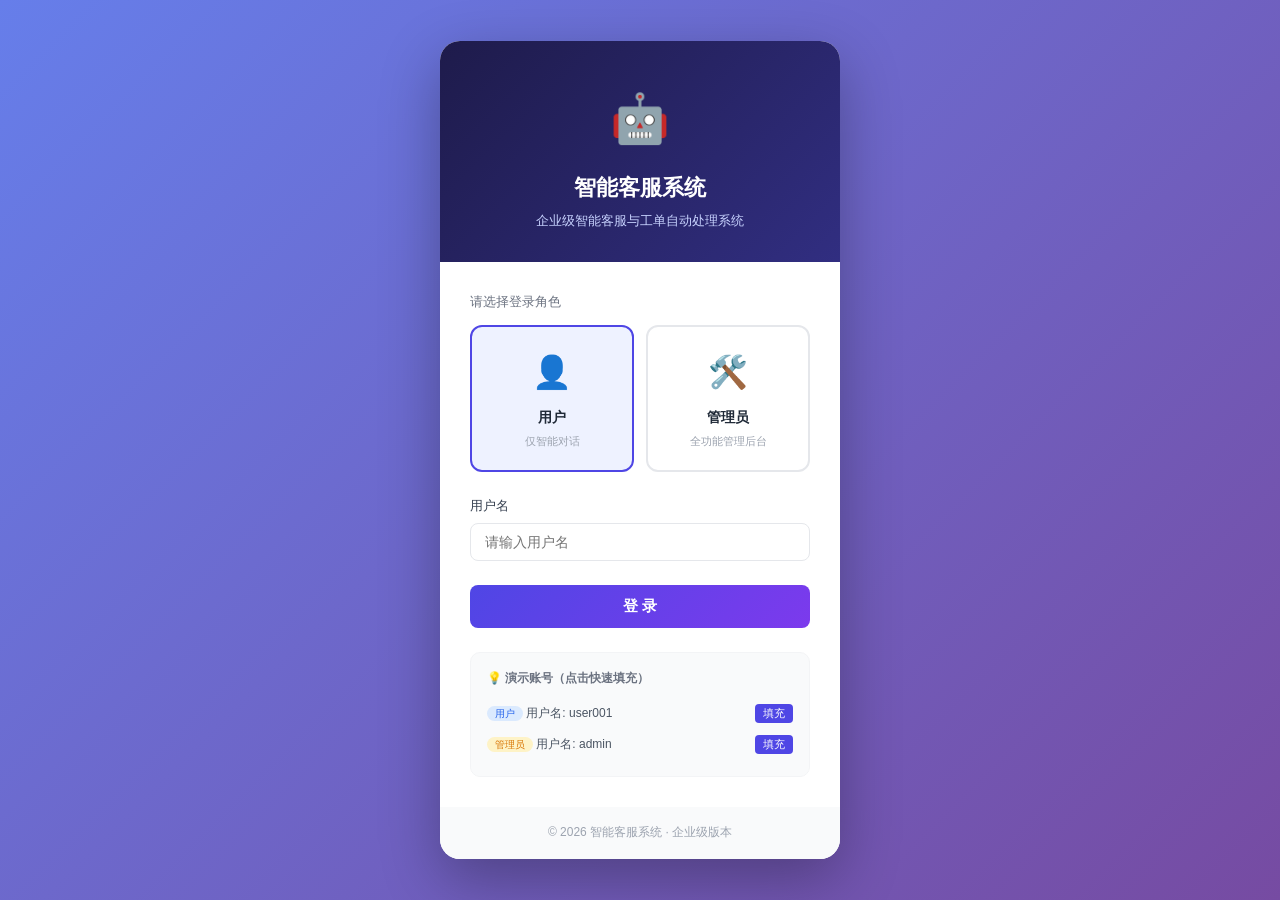
<file: static/login.html>
<!DOCTYPE html>
<html lang="zh-CN">
<head>
<meta charset="UTF-8">
<meta name="viewport" content="width=device-width, initial-scale=1.0">
<title>智能客服系统 - 登录</title>
<link rel="stylesheet" href="/static/css/style.css">
<style>
  * { box-sizing: border-box; margin: 0; padding: 0; }
  body {
    min-height: 100vh;
    background: linear-gradient(135deg, #667eea 0%, #764ba2 100%);
    display: flex;
    align-items: center;
    justify-content: center;
    font-family: -apple-system, BlinkMacSystemFont, 'Segoe UI', 'PingFang SC', 'Microsoft YaHei', sans-serif;
  }

  .login-container {
    width: 400px;
    max-width: 90%;
    background: white;
    border-radius: 20px;
    box-shadow: 0 20px 60px rgba(0,0,0,0.3);
    overflow: hidden;
  }

  .login-header {
    padding: 40px 30px 30px;
    text-align: center;
    background: linear-gradient(135deg, #1e1b4b 0%, #312e81 100%);
    color: white;
  }
  .login-header .logo-icon { font-size: 48px; margin-bottom: 12px; }
  .login-header h1 { font-size: 22px; font-weight: 600; margin-bottom: 6px; }
  .login-header p { font-size: 13px; color: #c7d2fe; }

  .login-body { padding: 30px; }

  .role-section { margin-bottom: 24px; }
  .role-section-title {
    font-size: 13px;
    color: #6b7280;
    margin-bottom: 12px;
    font-weight: 500;
  }

  .role-cards { display: flex; gap: 12px; }
  .role-card {
    flex: 1;
    padding: 20px 16px;
    border: 2px solid #e5e7eb;
    border-radius: 12px;
    cursor: pointer;
    transition: all 0.2s;
    text-align: center;
  }
  .role-card:hover { border-color: #4f46e5; background: #f0f2ff; }
  .role-card.selected { border-color: #4f46e5; background: #eef2ff; }
  .role-card .role-icon { font-size: 32px; margin-bottom: 8px; }
  .role-card .role-name { font-size: 14px; font-weight: 600; color: #1f2937; margin-bottom: 4px; }
  .role-card .role-desc { font-size: 11px; color: #9ca3af; }

  .form-group { margin-bottom: 16px; }
  .form-group label {
    display: block;
    font-size: 13px;
    color: #374151;
    margin-bottom: 6px;
    font-weight: 500;
  }
  .form-group input {
    width: 100%;
    padding: 10px 14px;
    border: 1px solid #e5e7eb;
    border-radius: 8px;
    font-size: 14px;
    outline: none;
    transition: border-color 0.2s;
  }
  .form-group input:focus { border-color: #4f46e5; box-shadow: 0 0 0 3px rgba(79,70,229,0.1); }

  .admin-fields { display: none; }
  .admin-fields.show { display: block; }

  .login-btn {
    width: 100%;
    padding: 12px;
    background: linear-gradient(135deg, #4f46e5 0%, #7c3aed 100%);
    color: white;
    border: none;
    border-radius: 8px;
    font-size: 15px;
    font-weight: 600;
    cursor: pointer;
    transition: all 0.2s;
    margin-top: 8px;
  }
  .login-btn:hover { transform: translateY(-1px); box-shadow: 0 4px 12px rgba(79,70,229,0.4); }
  .login-btn:disabled { opacity: 0.6; cursor: not-allowed; transform: none; }

  .demo-accounts {
    margin-top: 24px;
    padding: 16px;
    background: #f9fafb;
    border-radius: 10px;
    border: 1px solid #f3f4f6;
  }
  .demo-title { font-size: 12px; font-weight: 600; color: #6b7280; margin-bottom: 10px; }
  .demo-item {
    display: flex;
    justify-content: space-between;
    align-items: center;
    padding: 6px 0;
    font-size: 12px;
    color: #4b5563;
  }
  .demo-item .role-tag {
    padding: 2px 8px;
    border-radius: 10px;
    font-size: 10px;
    font-weight: 500;
  }
  .role-tag.admin { background: #fef3c7; color: #d97706; }
  .role-tag.user { background: #dbeafe; color: #2563eb; }
  .demo-fill-btn {
    padding: 2px 8px;
    background: #4f46e5;
    color: white;
    border: none;
    border-radius: 4px;
    font-size: 11px;
    cursor: pointer;
  }
  .demo-fill-btn:hover { background: #3730a3; }

  .login-footer {
    padding: 16px 30px;
    background: #f9fafb;
    text-align: center;
    font-size: 12px;
    color: #9ca3af;
  }

  .error-msg {
    padding: 10px;
    background: #fef2f2;
    color: #dc2626;
    border-radius: 8px;
    font-size: 13px;
    margin-bottom: 12px;
    display: none;
  }
  .error-msg.show { display: block; }
</style>
</head>
<body>
<div class="login-container">
  <div class="login-header">
    <div class="logo-icon">🤖</div>
    <h1>智能客服系统</h1>
    <p>企业级智能客服与工单自动处理系统</p>
  </div>

  <div class="login-body">
    <div class="error-msg" id="errorMsg"></div>

    <div class="role-section">
      <div class="role-section-title">请选择登录角色</div>
      <div class="role-cards">
        <div class="role-card selected" data-role="user">
          <div class="role-icon">👤</div>
          <div class="role-name">用户</div>
          <div class="role-desc">仅智能对话</div>
        </div>
        <div class="role-card" data-role="admin">
          <div class="role-icon">🛠️</div>
          <div class="role-name">管理员</div>
          <div class="role-desc">全功能管理后台</div>
        </div>
      </div>
    </div>

    <div class="form-group">
      <label>用户名</label>
      <input type="text" id="username" placeholder="请输入用户名">
    </div>

    <div class="form-group admin-fields" id="adminFields">
      <label>密码</label>
      <input type="password" id="password" placeholder="请输入管理员密码">
    </div>

    <button class="login-btn" id="loginBtn">登 录</button>

    <div class="demo-accounts">
      <div class="demo-title">💡 演示账号（点击快速填充）</div>
      <div class="demo-item">
        <span><span class="role-tag user">用户</span> 用户名: user001</span>
        <button class="demo-fill-btn" data-role="user" data-user="user001">填充</button>
      </div>
      <div class="demo-item">
        <span><span class="role-tag admin">管理员</span> 用户名: admin</span>
        <button class="demo-fill-btn" data-role="admin" data-user="admin" data-pwd="admin123">填充</button>
      </div>
    </div>
  </div>

  <div class="login-footer">
    © 2026 智能客服系统 · 企业级版本
  </div>
</div>

<script>
let selectedRole = 'user';

document.querySelectorAll('.role-card').forEach(card => {
  card.addEventListener('click', () => {
    document.querySelectorAll('.role-card').forEach(c => c.classList.remove('selected'));
    card.classList.add('selected');
    selectedRole = card.dataset.role;

    const adminFields = document.getElementById('adminFields');
    if (selectedRole === 'admin') {
      adminFields.classList.add('show');
    } else {
      adminFields.classList.remove('show');
    }
  });
});

document.querySelectorAll('.demo-fill-btn').forEach(btn => {
  btn.addEventListener('click', () => {
    const role = btn.dataset.role;
    document.querySelector(`.role-card[data-role="${role}"]`).click();
    document.getElementById('username').value = btn.dataset.user;
    if (role === 'admin' && btn.dataset.pwd) {
      document.getElementById('password').value = btn.dataset.pwd;
    }
  });
});

document.getElementById('loginBtn').addEventListener('click', async () => {
  const username = document.getElementById('username').value.trim();
  const password = document.getElementById('password').value.trim();
  const errorMsg = document.getElementById('errorMsg');
  const btn = document.getElementById('loginBtn');

  errorMsg.classList.remove('show');

  if (!username) {
    errorMsg.textContent = '请输入用户名';
    errorMsg.classList.add('show');
    return;
  }

  if (selectedRole === 'admin' && !password) {
    errorMsg.textContent = '请输入管理员密码';
    errorMsg.classList.add('show');
    return;
  }

  if (selectedRole === 'admin' && password !== 'admin123') {
    errorMsg.textContent = '管理员密码错误（演示密码: admin123）';
    errorMsg.classList.add('show');
    return;
  }

  btn.disabled = true;
  btn.textContent = '登录中...';

  try {
    const resp = await fetch(`/api/v1/users/login?username=${encodeURIComponent(username)}&role=${selectedRole}`, {
      method: 'POST',
    });
    const result = await resp.json();

    if (result.code === 0) {
      localStorage.setItem('cs_user_role', selectedRole);
      localStorage.setItem('cs_user_name', username);
      localStorage.setItem('cs_user_id', String(result.data.id));
      localStorage.setItem('cs_user_nickname', result.data.nickname || username);

      const target = selectedRole === 'admin' ? '/admin.html' : '/user.html';
      window.location.href = target;
    } else {
      errorMsg.textContent = result.message || '登录失败';
      errorMsg.classList.add('show');
      btn.disabled = false;
      btn.textContent = '登 录';
    }
  } catch (e) {
    errorMsg.textContent = '网络错误，请重试';
    errorMsg.classList.add('show');
    btn.disabled = false;
    btn.textContent = '登 录';
  }
});

// 回车键登录
document.querySelectorAll('input').forEach(input => {
  input.addEventListener('keydown', (e) => {
    if (e.key === 'Enter') document.getElementById('loginBtn').click();
  });
});
</script>
</body>
</html>
</file>
<file: static/css/style.css>
:root {
  --primary: #4f46e5;
  --primary-light: #818cf8;
  --primary-dark: #3730a3;
  --bg: #f5f7fb;
  --bg-card: #ffffff;
  --bg-hover: #f0f2f8;
  --text: #1f2937;
  --text-secondary: #6b7280;
  --text-muted: #9ca3af;
  --border: #e5e7eb;
  --border-light: #f3f4f6;
  --success: #10b981;
  --warning: #f59e0b;
  --danger: #ef4444;
  --info: #3b82f6;
  --shadow-sm: 0 1px 2px rgba(0,0,0,0.05);
  --shadow: 0 1px 3px rgba(0,0,0,0.1), 0 1px 2px rgba(0,0,0,0.06);
  --shadow-md: 0 4px 6px rgba(0,0,0,0.07), 0 2px 4px rgba(0,0,0,0.06);
  --radius: 8px;
  --radius-lg: 12px;
  --radius-xl: 16px;
}

* {
  margin: 0;
  padding: 0;
  box-sizing: border-box;
}

body {
  font-family: -apple-system, BlinkMacSystemFont, 'Segoe UI', 'PingFang SC', 'Hiragino Sans GB', 'Microsoft YaHei', sans-serif;
  background: var(--bg);
  color: var(--text);
  font-size: 14px;
  line-height: 1.6;
  overflow: hidden;
  height: 100vh;
}

#app {
  display: flex;
  height: 100vh;
}

/* ===== 侧边栏 ===== */
.sidebar {
  width: 240px;
  background: linear-gradient(180deg, #1e1b4b 0%, #312e81 100%);
  color: #c7d2fe;
  display: flex;
  flex-direction: column;
  flex-shrink: 0;
}

.sidebar-header {
  padding: 20px 16px;
  border-bottom: 1px solid rgba(255,255,255,0.1);
}

.admin-badge {
  display: inline-block;
  margin-top: 10px;
  padding: 4px 10px;
  background: linear-gradient(135deg, #f59e0b, #d97706);
  color: white;
  border-radius: 10px;
  font-size: 11px;
  font-weight: 600;
  text-align: center;
}

.logo {
  display: flex;
  align-items: center;
  gap: 10px;
}

.logo-icon {
  font-size: 28px;
}

.logo-text {
  font-size: 16px;
  font-weight: 600;
  color: #fff;
}

.nav {
  flex: 1;
  padding: 16px 12px;
  display: flex;
  flex-direction: column;
  gap: 4px;
}

.nav-item {
  display: flex;
  align-items: center;
  gap: 12px;
  padding: 12px 14px;
  background: none;
  border: none;
  border-radius: var(--radius);
  color: #c7d2fe;
  font-size: 14px;
  cursor: pointer;
  transition: all 0.2s;
  text-align: left;
  width: 100%;
}

.nav-item:hover {
  background: rgba(255,255,255,0.1);
  color: #fff;
}

.nav-item.active {
  background: rgba(255,255,255,0.15);
  color: #fff;
  font-weight: 500;
}

.nav-icon {
  font-size: 18px;
  width: 24px;
  text-align: center;
}

.sidebar-footer {
  padding: 16px;
  border-top: 1px solid rgba(255,255,255,0.1);
}

.user-info {
  display: flex;
  align-items: center;
  gap: 10px;
  padding: 10px;
  background: rgba(255,255,255,0.08);
  border-radius: var(--radius);
}

.avatar {
  width: 36px;
  height: 36px;
  border-radius: 50%;
  background: linear-gradient(135deg, var(--primary-light), var(--primary));
  color: #fff;
  display: flex;
  align-items: center;
  justify-content: center;
  font-weight: 600;
  flex-shrink: 0;
}

.user-detail {
  flex: 1;
  min-width: 0;
}

.username {
  font-size: 13px;
  font-weight: 500;
  color: #fff;
  white-space: nowrap;
  overflow: hidden;
  text-overflow: ellipsis;
}

.user-level {
  font-size: 11px;
  color: #a5b4fc;
}

.user-edit-btn {
  background: none;
  border: none;
  color: #a5b4fc;
  cursor: pointer;
  padding: 4px;
  border-radius: 4px;
  transition: all 0.2s;
}

.user-edit-btn:hover {
  background: rgba(255,255,255,0.15);
  color: #fff;
}

.logout-admin-btn {
  width: 100%;
  margin-top: 12px;
  padding: 8px 12px;
  background: rgba(239, 68, 68, 0.2);
  border: 1px solid rgba(239, 68, 68, 0.3);
  border-radius: var(--radius);
  color: #fca5a5;
  cursor: pointer;
  font-size: 12px;
  transition: all 0.2s;
}

.logout-admin-btn:hover {
  background: rgba(239, 68, 68, 0.3);
  color: #fff;
}

/* ===== 主内容 ===== */
.main {
  flex: 1;
  display: flex;
  flex-direction: column;
  overflow: hidden;
  background: var(--bg);
}

.page {
  display: none;
  flex: 1;
  flex-direction: column;
  overflow: hidden;
}

.page.active {
  display: flex;
}

/* ===== 对话页面 ===== */
.chat-layout {
  display: flex;
  flex: 1;
  overflow: hidden;
}

/* 会话列表 */
.session-list {
  width: 240px;
  background: var(--bg-card);
  border-right: 1px solid var(--border);
  display: flex;
  flex-direction: column;
  flex-shrink: 0;
}

.session-list-header {
  padding: 16px;
  display: flex;
  justify-content: space-between;
  align-items: center;
  border-bottom: 1px solid var(--border-light);
  font-weight: 600;
}

.new-session-btn {
  width: 32px;
  height: 32px;
  background: var(--primary);
  color: #fff;
  border: none;
  border-radius: var(--radius);
  cursor: pointer;
  font-size: 18px;
  display: flex;
  align-items: center;
  justify-content: center;
  transition: all 0.2s;
}

.new-session-btn:hover {
  background: var(--primary-dark);
}

.session-items {
  flex: 1;
  overflow-y: auto;
  padding: 8px;
}

.session-item {
  padding: 12px;
  border-radius: var(--radius);
  cursor: pointer;
  margin-bottom: 4px;
  transition: all 0.15s;
  display: flex;
  align-items: center;
  justify-content: space-between;
  gap: 8px;
}

.session-item:hover {
  background: var(--bg-hover);
}

.session-item.active {
  background: linear-gradient(135deg, #eef2ff, #e0e7ff);
}

.session-info {
  flex: 1;
  min-width: 0;
}

.session-title {
  font-size: 13px;
  font-weight: 500;
  white-space: nowrap;
  overflow: hidden;
  text-overflow: ellipsis;
}

.session-time {
  font-size: 11px;
  color: var(--text-muted);
  margin-top: 2px;
}

.session-delete-btn {
  opacity: 0.5;
  width: 24px;
  height: 24px;
  border: none;
  background: transparent;
  color: var(--text-muted);
  cursor: pointer;
  border-radius: 4px;
  font-size: 12px;
  display: flex;
  align-items: center;
  justify-content: center;
  transition: all 0.15s;
  flex-shrink: 0;
}

.session-item:hover .session-delete-btn {
  opacity: 1;
}

.session-delete-btn:hover {
  background: #fee2e2;
  color: #ef4444;
}

/* 对话区域 */
.chat-area {
  flex: 1;
  display: flex;
  flex-direction: column;
  overflow: hidden;
  background: var(--bg);
}

.chat-header {
  padding: 14px 20px;
  background: var(--bg-card);
  border-bottom: 1px solid var(--border);
  display: flex;
  justify-content: space-between;
  align-items: center;
}

.chat-title {
  font-weight: 600;
  font-size: 15px;
}

.chat-status {
  display: flex;
  align-items: center;
  gap: 6px;
  font-size: 12px;
  color: var(--text-secondary);
}

.status-dot {
  width: 8px;
  height: 8px;
  border-radius: 50%;
  background: var(--warning);
  transition: background 0.3s;
}

.status-dot.connected {
  background: var(--success);
  box-shadow: 0 0 0 3px rgba(16,185,129,0.2);
}

.status-dot.disconnected {
  background: var(--danger);
}

.chat-messages {
  flex: 1;
  overflow-y: auto;
  padding: 20px;
  display: flex;
  flex-direction: column;
  gap: 16px;
}

.message {
  display: flex;
  gap: 10px;
  max-width: 85%;
  animation: fadeIn 0.3s ease;
}

@keyframes fadeIn {
  from { opacity: 0; transform: translateY(8px); }
  to { opacity: 1; transform: translateY(0); }
}

.message.user {
  align-self: flex-end;
  flex-direction: row-reverse;
}

.message.bot {
  align-self: flex-start;
}

.message.system {
  align-self: center;
  max-width: 100%;
  width: 100%;
}

.message-avatar {
  width: 36px;
  height: 36px;
  border-radius: 50%;
  display: flex;
  align-items: center;
  justify-content: center;
  font-size: 18px;
  flex-shrink: 0;
}

.message.user .message-avatar {
  background: linear-gradient(135deg, #6366f1, #4f46e5);
  color: #fff;
}

.message.bot .message-avatar {
  background: linear-gradient(135deg, #a78bfa, #8b5cf6);
  color: #fff;
}

.message-content {
  padding: 12px 16px;
  border-radius: var(--radius-lg);
  line-height: 1.6;
  word-break: break-word;
}

.message.user .message-content {
  background: linear-gradient(135deg, #4f46e5, #6366f1);
  color: #fff;
  border-bottom-right-radius: 4px;
}

.message.bot .message-content {
  background: var(--bg-card);
  border: 1px solid var(--border);
  border-bottom-left-radius: 4px;
}

.message.system .message-content {
  background: transparent;
  border: none;
  max-width: 600px;
  margin: 0 auto;
  text-align: center;
}

.message-content p {
  margin: 0 0 8px;
}

.message-content p:last-child {
  margin-bottom: 0;
}

.quick-actions-bar {
  display: flex;
  gap: 8px;
  padding: 10px 20px;
  background: var(--bg-card);
  border-top: 1px solid var(--border);
  border-bottom: 1px solid var(--border);
  overflow-x: auto;
  white-space: nowrap;
  flex-shrink: 0;
}

.quick-actions-bar .quick-action {
  flex-shrink: 0;
  padding: 6px 12px;
  background: var(--bg);
  border: 1px solid var(--border);
  border-radius: 20px;
  font-size: 12px;
  cursor: pointer;
  transition: all 0.2s;
  color: var(--text);
}

.quick-actions-bar .quick-action:hover {
  background: linear-gradient(135deg, #eef2ff, #e0e7ff);
  border-color: #4f46e5;
  color: #4f46e5;
}

.quick-action:hover {
  background: var(--primary);
  color: #fff;
  border-color: var(--primary);
  transform: translateY(-1px);
  box-shadow: var(--shadow-md);
}

.typing-indicator {
  display: inline-flex;
  gap: 4px;
  padding: 4px 0;
}

.typing-indicator span {
  width: 6px;
  height: 6px;
  border-radius: 50%;
  background: var(--text-muted);
  animation: typing 1.4s infinite;
}

.typing-indicator span:nth-child(2) { animation-delay: 0.2s; }
.typing-indicator span:nth-child(3) { animation-delay: 0.4s; }

@keyframes typing {
  0%, 60%, 100% { transform: translateY(0); opacity: 0.4; }
  30% { transform: translateY(-8px); opacity: 1; }
}

.message-meta {
  font-size: 11px;
  color: var(--text-muted);
  margin-top: 6px;
  display: flex;
  gap: 10px;
  align-items: center;
}

.message-actions {
  display: flex;
  gap: 4px;
  margin-top: 6px;
}

.msg-action-btn {
  background: none;
  border: none;
  color: var(--text-muted);
  cursor: pointer;
  padding: 4px 6px;
  border-radius: 4px;
  font-size: 13px;
  transition: all 0.15s;
}

.msg-action-btn:hover {
  background: var(--bg-hover);
  color: var(--text);
}

.msg-action-btn.active {
  color: var(--primary);
}

/* 输入区域 */
.chat-input-area {
  background: var(--bg-card);
  border-top: 1px solid var(--border);
  padding: 12px 20px 16px;
}

.input-tools {
  display: flex;
  align-items: center;
  gap: 6px;
  margin-bottom: 8px;
  flex-wrap: wrap;
}

.tool-hint {
  font-size: 12px;
  color: var(--text-muted);
}

.tool-tag {
  font-size: 11px;
  padding: 2px 8px;
  background: #eef2ff;
  color: var(--primary);
  border-radius: 10px;
  border: none;
  cursor: pointer;
  transition: all 0.15s;
}

.tool-tag:hover {
  background: var(--primary);
  color: white;
  transform: translateY(-1px);
}

.input-wrapper {
  display: flex;
  align-items: flex-end;
  gap: 10px;
  background: var(--bg);
  border: 1px solid var(--border);
  border-radius: var(--radius-lg);
  padding: 8px 12px;
  transition: all 0.2s;
}

.input-wrapper:focus-within {
  border-color: var(--primary);
  box-shadow: 0 0 0 3px rgba(79,70,229,0.1);
}

#chatInput {
  flex: 1;
  border: none;
  background: transparent;
  resize: none;
  outline: none;
  font-family: inherit;
  font-size: 14px;
  line-height: 1.5;
  padding: 4px 0;
  max-height: 120px;
  color: var(--text);
}

#chatInput::placeholder {
  color: var(--text-muted);
}

.input-actions {
  display: flex;
  gap: 6px;
}

.action-btn {
  width: 36px;
  height: 36px;
  border: none;
  border-radius: 50%;
  cursor: pointer;
  display: flex;
  align-items: center;
  justify-content: center;
  transition: all 0.2s;
  font-size: 16px;
}

.action-btn.send {
  background: var(--primary);
  color: #fff;
}

.action-btn.send:hover {
  background: var(--primary-dark);
  transform: scale(1.05);
}

.action-btn.send:disabled {
  background: var(--text-muted);
  cursor: not-allowed;
  transform: none;
}

/* 信息面板 */
.info-panel {
  width: 280px;
  background: var(--bg-card);
  border-left: 1px solid var(--border);
  display: flex;
  flex-direction: column;
  overflow-y: auto;
  flex-shrink: 0;
}

.panel-section {
  padding: 16px;
  border-bottom: 1px solid var(--border-light);
}

.panel-title {
  font-size: 13px;
  font-weight: 600;
  color: var(--text);
  margin-bottom: 12px;
}

.info-cards {
  display: grid;
  grid-template-columns: 1fr 1fr;
  gap: 8px;
}

.info-card {
  padding: 10px;
  background: var(--bg);
  border-radius: var(--radius);
}

.info-label {
  font-size: 11px;
  color: var(--text-muted);
  margin-bottom: 4px;
}

.info-value {
  font-size: 13px;
  font-weight: 600;
  color: var(--text);
  word-break: break-all;
}

.tool-list {
  display: flex;
  flex-direction: column;
  gap: 6px;
}

.tool-item {
  padding: 8px 10px;
  background: var(--bg);
  border-radius: var(--radius);
  font-size: 12px;
}

.tool-name {
  font-weight: 500;
  color: var(--primary);
}

.tool-desc {
  color: var(--text-secondary);
  font-size: 11px;
  margin-top: 2px;
}

.action-list {
  display: flex;
  flex-direction: column;
  gap: 6px;
}

.action-item {
  display: flex;
  align-items: center;
  gap: 10px;
  padding: 10px 12px;
  background: var(--bg);
  border: none;
  border-radius: var(--radius);
  cursor: pointer;
  font-size: 13px;
  color: var(--text);
  transition: all 0.15s;
}

.action-item:hover {
  background: #eef2ff;
  color: var(--primary);
}

.action-icon {
  font-size: 16px;
}

/* ===== 工单页面 ===== */
.page-header {
  padding: 20px 24px;
  background: var(--bg-card);
  border-bottom: 1px solid var(--border);
  display: flex;
  justify-content: space-between;
  align-items: center;
}

.page-header h2 {
  font-size: 18px;
  font-weight: 600;
}

.page-actions {
  display: flex;
  gap: 10px;
}

.btn-primary {
  padding: 8px 16px;
  background: var(--primary);
  color: #fff;
  border: none;
  border-radius: var(--radius);
  font-size: 13px;
  font-weight: 500;
  cursor: pointer;
  display: inline-flex;
  align-items: center;
  gap: 6px;
  transition: all 0.2s;
}

.btn-primary:hover {
  background: var(--primary-dark);
}

.btn-secondary {
  padding: 8px 16px;
  background: var(--bg-card);
  color: var(--text);
  border: 1px solid var(--border);
  border-radius: var(--radius);
  font-size: 13px;
  cursor: pointer;
  transition: all 0.2s;
}

.btn-secondary:hover {
  background: var(--bg-hover);
}

.btn-danger {
  padding: 4px 10px;
  background: #fef2f2;
  color: var(--danger);
  border: 1px solid #fecaca;
  border-radius: var(--radius);
  font-size: 12px;
  cursor: pointer;
  transition: all 0.2s;
}

.btn-danger:hover {
  background: var(--danger);
  color: #fff;
}

.tickets-layout {
  flex: 1;
  padding: 20px 24px;
  overflow-y: auto;
}

.tickets-filters {
  display: flex;
  gap: 16px;
  align-items: center;
  margin-bottom: 16px;
  flex-wrap: wrap;
}

.filter-group {
  display: flex;
  align-items: center;
  gap: 6px;
}

.filter-label {
  font-size: 13px;
  color: var(--text-secondary);
}

.filter-group select {
  padding: 6px 10px;
  border: 1px solid var(--border);
  border-radius: var(--radius);
  background: var(--bg-card);
  font-size: 13px;
  cursor: pointer;
  outline: none;
}

.filter-group select:focus {
  border-color: var(--primary);
}

.tickets-stats {
  display: grid;
  grid-template-columns: repeat(4, 1fr);
  gap: 12px;
  margin-bottom: 16px;
}

.ticket-stat-card {
  padding: 16px;
  background: var(--bg-card);
  border-radius: var(--radius-lg);
  border: 1px solid var(--border-light);
}

.ticket-stat-num {
  font-size: 28px;
  font-weight: 700;
}

.ticket-stat-label {
  font-size: 12px;
  color: var(--text-muted);
  margin-top: 4px;
}

.tickets-table-wrapper {
  background: var(--bg-card);
  border-radius: var(--radius-lg);
  border: 1px solid var(--border-light);
  overflow: hidden;
}

.tickets-table {
  width: 100%;
  border-collapse: collapse;
}

.tickets-table th {
  padding: 12px 14px;
  text-align: left;
  font-size: 12px;
  font-weight: 600;
  color: var(--text-secondary);
  background: var(--bg);
  border-bottom: 1px solid var(--border-light);
  text-transform: uppercase;
  letter-spacing: 0.5px;
}

.tickets-table td {
  padding: 12px 14px;
  border-bottom: 1px solid var(--border-light);
  font-size: 13px;
}

.tickets-table tr:last-child td {
  border-bottom: none;
}

.tickets-table tr:hover {
  background: var(--bg-hover);
}

.tickets-table .empty {
  text-align: center;
  padding: 40px;
  color: var(--text-muted);
}

.badge {
  display: inline-block;
  padding: 3px 8px;
  border-radius: 10px;
  font-size: 11px;
  font-weight: 500;
}

.badge-priority-low { background: #f0fdf4; color: #16a34a; }
.badge-priority-medium { background: #fffbeb; color: #d97706; }
.badge-priority-high { background: #fef2f2; color: #dc2626; }
.badge-priority-urgent { background: #fce7f3; color: #db2777; }

.badge-status-pending { background: #dbeafe; color: #2563eb; }
.badge-status-processing { background: #fef3c7; color: #d97706; }
.badge-status-open { background: #dbeafe; color: #2563eb; }
.badge-status-in_progress { background: #fef3c7; color: #d97706; }
.badge-status-assigned { background: #e0e7ff; color: #4f46e5; }
.badge-status-resolved { background: #d1fae5; color: #059669; }
.badge-status-closed { background: #f3f4f6; color: #6b7280; }
.badge-status-online { background: #d1fae5; color: #059669; }
.badge-status-offline { background: #f3f4f6; color: #6b7280; }
.badge-status-busy { background: #fef3c7; color: #d97706; }

/* ===== 转人工页面 ===== */
.handoff-layout {
  flex: 1;
  padding: 20px 24px;
  overflow-y: auto;
  display: grid;
  grid-template-columns: 1fr 1fr;
  gap: 20px;
}

.handoff-section {
  background: var(--bg-card);
  border-radius: var(--radius-lg);
  border: 1px solid var(--border-light);
  padding: 16px;
}

.section-title {
  font-size: 14px;
  font-weight: 600;
  margin-bottom: 12px;
  padding-bottom: 8px;
  border-bottom: 1px solid var(--border-light);
}

.handoff-list, .agents-list {
  display: flex;
  flex-direction: column;
  gap: 8px;
}

.handoff-card, .agent-card {
  padding: 12px;
  border: 1px solid var(--border-light);
  border-radius: var(--radius);
  transition: all 0.15s;
}

.handoff-card:hover, .agent-card:hover {
  background: var(--bg);
  border-color: var(--primary-light);
}

.handoff-card-header, .agent-card-header {
  display: flex;
  justify-content: space-between;
  align-items: center;
  margin-bottom: 6px;
}

.handoff-reason, .agent-name {
  font-weight: 500;
}

.handoff-meta, .agent-meta {
  font-size: 12px;
  color: var(--text-muted);
}

.empty-state {
  text-align: center;
  padding: 40px;
  color: var(--text-muted);
  font-size: 13px;
}

/* ===== 数据看板 ===== */
.analytics-layout {
  flex: 1;
  padding: 20px 24px;
  overflow-y: auto;
}

.analytics-cards {
  display: grid;
  grid-template-columns: repeat(auto-fit, minmax(180px, 1fr));
  gap: 12px;
  margin-bottom: 20px;
}

.analytics-card {
  background: var(--bg-card);
  border: 1px solid var(--border-light);
  border-radius: var(--radius-lg);
  padding: 16px;
  transition: all 0.2s;
}

.analytics-card:hover {
  box-shadow: var(--shadow-md);
}

.analytics-card-label {
  font-size: 12px;
  color: var(--text-muted);
  margin-bottom: 8px;
}

.analytics-card-value {
  font-size: 28px;
  font-weight: 700;
}

.analytics-card-trend {
  font-size: 12px;
  margin-top: 6px;
}

.trend-up { color: var(--success); }
.trend-down { color: var(--danger); }

.analytics-sections {
  display: grid;
  grid-template-columns: 1fr 1fr;
  gap: 16px;
}

.analytics-section {
  background: var(--bg-card);
  border: 1px solid var(--border-light);
  border-radius: var(--radius-lg);
  padding: 16px;
}

.chart-container {
  min-height: 200px;
}

.bar-chart {
  display: flex;
  flex-direction: column;
  gap: 8px;
}

.bar-item {
  display: flex;
  align-items: center;
  gap: 10px;
}

.bar-label {
  width: 80px;
  font-size: 12px;
  color: var(--text-secondary);
}

.bar-track {
  flex: 1;
  height: 20px;
  background: var(--bg);
  border-radius: 10px;
  overflow: hidden;
}

.bar-fill {
  height: 100%;
  background: linear-gradient(90deg, var(--primary-light), var(--primary));
  border-radius: 10px;
  transition: width 0.5s ease;
}

.bar-value {
  width: 40px;
  font-size: 12px;
  font-weight: 600;
  text-align: right;
}

.alerts-list {
  display: flex;
  flex-direction: column;
  gap: 8px;
}

.alert-item {
  padding: 10px 12px;
  border-radius: var(--radius);
  border-left: 3px solid;
  font-size: 13px;
}

.alert-warning {
  background: #fffbeb;
  border-color: var(--warning);
  color: #92400e;
}

.alert-danger {
  background: #fef2f2;
  border-color: var(--danger);
  color: #991b1b;
}

.alert-info {
  background: #eff6ff;
  border-color: var(--info);
  color: #1e40af;
}

/* ===== 弹窗 ===== */
.modal-overlay {
  position: fixed;
  top: 0;
  left: 0;
  right: 0;
  bottom: 0;
  background: rgba(0,0,0,0.5);
  display: none;
  align-items: center;
  justify-content: center;
  z-index: 1000;
  animation: fadeIn 0.2s ease;
}

.modal-overlay.active {
  display: flex;
}

.modal {
  background: var(--bg-card);
  border-radius: var(--radius-xl);
  width: 480px;
  max-width: 90%;
  max-height: 90vh;
  overflow: hidden;
  box-shadow: 0 20px 60px rgba(0,0,0,0.3);
}

.modal-header {
  padding: 16px 20px;
  display: flex;
  justify-content: space-between;
  align-items: center;
  border-bottom: 1px solid var(--border-light);
}

.modal-header h3 {
  font-size: 16px;
  font-weight: 600;
}

.modal-close {
  background: none;
  border: none;
  font-size: 18px;
  color: var(--text-muted);
  cursor: pointer;
  padding: 4px 8px;
  border-radius: 4px;
  transition: all 0.15s;
}

.modal-close:hover {
  background: var(--bg-hover);
  color: var(--text);
}

.modal-body {
  padding: 20px;
}

.modal-footer {
  padding: 14px 20px;
  display: flex;
  justify-content: flex-end;
  gap: 10px;
  border-top: 1px solid var(--border-light);
}

.form-group {
  margin-bottom: 16px;
}

.form-group label {
  display: block;
  font-size: 13px;
  font-weight: 500;
  margin-bottom: 6px;
  color: var(--text);
}

.form-group input,
.form-group select,
.form-group textarea {
  width: 100%;
  padding: 8px 12px;
  border: 1px solid var(--border);
  border-radius: var(--radius);
  font-size: 13px;
  font-family: inherit;
  outline: none;
  transition: all 0.2s;
  background: var(--bg-card);
}

.form-group input:focus,
.form-group select:focus,
.form-group textarea:focus {
  border-color: var(--primary);
  box-shadow: 0 0 0 3px rgba(79,70,229,0.1);
}

.form-group textarea {
  resize: vertical;
}

/* ===== Toast ===== */
.toast-container {
  position: fixed;
  top: 20px;
  right: 20px;
  z-index: 2000;
  display: flex;
  flex-direction: column;
  gap: 8px;
}

.toast {
  padding: 12px 20px;
  background: var(--bg-card);
  border-radius: var(--radius);
  box-shadow: var(--shadow-md);
  font-size: 13px;
  animation: slideIn 0.3s ease;
  display: flex;
  align-items: center;
  gap: 8px;
  border-left: 3px solid var(--info);
}

.toast.success { border-left-color: var(--success); }
.toast.error { border-left-color: var(--danger); }
.toast.warning { border-left-color: var(--warning); }

@keyframes slideIn {
  from { transform: translateX(100%); opacity: 0; }
  to { transform: translateX(0); opacity: 1; }
}

.toast.fade-out {
  animation: fadeOut 0.3s ease forwards;
}

@keyframes fadeOut {
  to { opacity: 0; transform: translateX(100%); }
}

/* 滚动条 */
::-webkit-scrollbar {
  width: 6px;
  height: 6px;
}

::-webkit-scrollbar-track {
  background: transparent;
}

::-webkit-scrollbar-thumb {
  background: #d1d5db;
  border-radius: 3px;
}

::-webkit-scrollbar-thumb:hover {
  background: #9ca3af;
}

/* 响应式 */
@media (max-width: 1100px) {
  .info-panel { width: 220px; }
  .session-list { width: 200px; }
}

@media (max-width: 900px) {
  .info-panel { display: none; }
  .session-list { width: 180px; }
}

/* ===== 知识库管理页面 ===== */
.page-knowledge {
  display: none;
  flex-direction: column;
  height: 100%;
}

.page-knowledge.active {
  display: flex;
}

.knowledge-layout {
  flex: 1;
  padding: 20px 24px;
  overflow-y: auto;
  display: flex;
  flex-direction: column;
  gap: 20px;
}

.knowledge-stats {
  display: grid;
  grid-template-columns: repeat(4, 1fr);
  gap: 12px;
}

.stat-card {
  background: var(--bg-card);
  border: 1px solid var(--border-light);
  border-radius: var(--radius-lg);
  padding: 16px;
  display: flex;
  align-items: center;
  gap: 12px;
  transition: all 0.2s;
}

.stat-card:hover {
  box-shadow: var(--shadow-md);
}

.stat-icon {
  font-size: 28px;
  width: 48px;
  height: 48px;
  background: var(--bg);
  border-radius: var(--radius);
  display: flex;
  align-items: center;
  justify-content: center;
}

.stat-info {
  flex: 1;
}

.stat-value {
  font-size: 24px;
  font-weight: 700;
  color: var(--primary);
}

.stat-label {
  font-size: 12px;
  color: var(--text-muted);
  margin-top: 2px;
}

.knowledge-upload,
.knowledge-text-add,
.knowledge-search,
.knowledge-docs {
  background: var(--bg-card);
  border: 1px solid var(--border-light);
  border-radius: var(--radius-lg);
  padding: 16px;
}

.upload-area {
  border: 2px dashed var(--border);
  border-radius: var(--radius);
  padding: 30px;
  text-align: center;
  cursor: pointer;
  transition: all 0.2s;
  margin-bottom: 12px;
}

.upload-area:hover {
  border-color: var(--primary);
  background: #fafbff;
}

.upload-area.dragover {
  border-color: var(--primary);
  background: #eef2ff;
}

.upload-icon {
  font-size: 40px;
  margin-bottom: 8px;
}

.upload-text {
  font-size: 14px;
  font-weight: 500;
  color: var(--text);
}

.upload-hint {
  font-size: 12px;
  color: var(--text-muted);
  margin-top: 4px;
}

.upload-filename {
  margin-top: 10px;
  padding: 8px 12px;
  background: var(--bg);
  border-radius: var(--radius);
  font-size: 13px;
  color: var(--text);
}

.upload-options,
.form-row {
  display: flex;
  gap: 12px;
  align-items: center;
  flex-wrap: wrap;
}

.form-group-inline {
  display: flex;
  align-items: center;
  gap: 6px;
}

.form-group-inline label {
  font-size: 13px;
  color: var(--text-secondary);
}

.form-group-inline input,
.form-group-inline select {
  padding: 6px 10px;
  border: 1px solid var(--border);
  border-radius: var(--radius);
  font-size: 13px;
  outline: none;
  background: var(--bg-card);
}

.form-group-inline input:focus,
.form-group-inline select:focus {
  border-color: var(--primary);
}

.knowledge-text-add .form-group {
  margin-bottom: 12px;
}

.knowledge-text-add .form-group input,
.knowledge-text-add .form-group textarea {
  width: 100%;
  padding: 8px 12px;
  border: 1px solid var(--border);
  border-radius: var(--radius);
  font-size: 13px;
  outline: none;
  background: var(--bg-card);
}

.knowledge-text-add .form-group input:focus,
.knowledge-text-add .form-group textarea:focus {
  border-color: var(--primary);
}

.search-bar {
  display: flex;
  gap: 10px;
  margin-bottom: 12px;
}

.search-bar input {
  flex: 1;
  padding: 8px 12px;
  border: 1px solid var(--border);
  border-radius: var(--radius);
  font-size: 13px;
  outline: none;
}

.search-bar input:focus {
  border-color: var(--primary);
}

.search-bar select {
  padding: 8px 12px;
  border: 1px solid var(--border);
  border-radius: var(--radius);
  font-size: 13px;
  outline: none;
  background: var(--bg-card);
}

.search-results {
  max-height: 300px;
  overflow-y: auto;
}

.search-result-item {
  padding: 12px;
  border: 1px solid var(--border-light);
  border-radius: var(--radius);
  margin-bottom: 8px;
  transition: all 0.15s;
}

.search-result-item:hover {
  background: var(--bg);
}

.search-result-title {
  font-weight: 500;
  color: var(--primary);
  margin-bottom: 4px;
}

.search-result-content {
  font-size: 13px;
  color: var(--text-secondary);
  margin-bottom: 6px;
  display: -webkit-box;
  -webkit-line-clamp: 3;
  -webkit-box-orient: vertical;
  overflow: hidden;
}

.search-result-meta {
  display: flex;
  gap: 8px;
  font-size: 11px;
  color: var(--text-muted);
}

.search-result-score {
  font-weight: 600;
  color: var(--success);
}

.docs-list {
  display: flex;
  flex-direction: column;
  gap: 8px;
  max-height: 400px;
  overflow-y: auto;
}

.doc-item {
  padding: 12px;
  border: 1px solid var(--border-light);
  border-radius: var(--radius);
  display: flex;
  justify-content: space-between;
  align-items: center;
  transition: all 0.15s;
}

.doc-item:hover {
  background: var(--bg);
  border-color: var(--primary-light);
}

.doc-info {
  flex: 1;
}

.doc-title {
  font-weight: 500;
  font-size: 14px;
  margin-bottom: 4px;
}

.doc-meta {
  font-size: 12px;
  color: var(--text-muted);
  display: flex;
  gap: 12px;
}

.doc-actions {
  display: flex;
  gap: 6px;
}

.badge-category {
  display: inline-block;
  padding: 2px 8px;
  border-radius: 10px;
  font-size: 11px;
  background: #eef2ff;
  color: var(--primary);
}

.badge-category-policy { background: #fef3c7; color: #d97706; }
.badge-category-help { background: #dbeafe; color: #2563eb; }
.badge-category-faq { background: #e0e7ff; color: #4f46e5; }
.badge-category-product { background: #d1fae5; color: #059669; }
.badge-category-other { background: #f3f4f6; color: #6b7280; }

/* ===== 侧边栏操作 ===== */
.sidebar-actions {
  display: flex;
  gap: 6px;
  margin-top: 8px;
}

.btn-small {
  font-size: 12px;
  padding: 4px 10px;
  border: 1px solid var(--border);
  background: var(--bg-card);
  color: var(--text-secondary);
  border-radius: var(--radius);
  cursor: pointer;
  transition: all 0.15s;
}

.btn-small:hover {
  border-color: var(--primary);
  color: var(--primary);
}

.btn-primary.btn-small {
  background: var(--primary);
  color: white;
  border-color: var(--primary);
}

.btn-primary.btn-small:hover {
  background: var(--primary-dark);
}

.btn-danger {
  background: var(--danger);
  color: white;
  border: none;
  border-radius: var(--radius);
  padding: 6px 12px;
  cursor: pointer;
  font-size: 13px;
  transition: all 0.15s;
}

.btn-danger:hover {
  background: #dc2626;
}

.btn-danger.btn-small {
  padding: 3px 8px;
  font-size: 12px;
}

/* ===== 表格操作 ===== */
.table-actions {
  display: flex;
  gap: 6px;
}

/* ===== 弹窗扩展 ===== */
.modal-lg {
  max-width: 700px;
}

.detail-row {
  display: flex;
  align-items: center;
  gap: 8px;
  padding: 8px 0;
  border-bottom: 1px solid var(--border-light);
}

.detail-row:last-of-type {
  border-bottom: none;
}

.detail-label {
  font-weight: 600;
  color: var(--text-secondary);
  min-width: 80px;
}

.detail-value {
  color: var(--text);
  font-size: 14px;
}

.detail-content {
  background: var(--bg);
  padding: 12px;
  border-radius: var(--radius);
  margin: 4px 0 8px;
  white-space: pre-wrap;
  word-break: break-word;
  font-size: 14px;
  line-height: 1.6;
}

/* ===== badge状态颜色 ===== */
.badge-warning { background: #fef3c7; color: #d97706; }
.badge-info { background: #dbeafe; color: #2563eb; }
.badge-success { background: #d1fae5; color: #059669; }
.badge-default { background: #f3f4f6; color: #6b7280; }

/* ===== 转人工卡片操作 ===== */
.handoff-actions {
  margin-top: 10px;
  display: flex;
  justify-content: flex-end;
}
</file>
